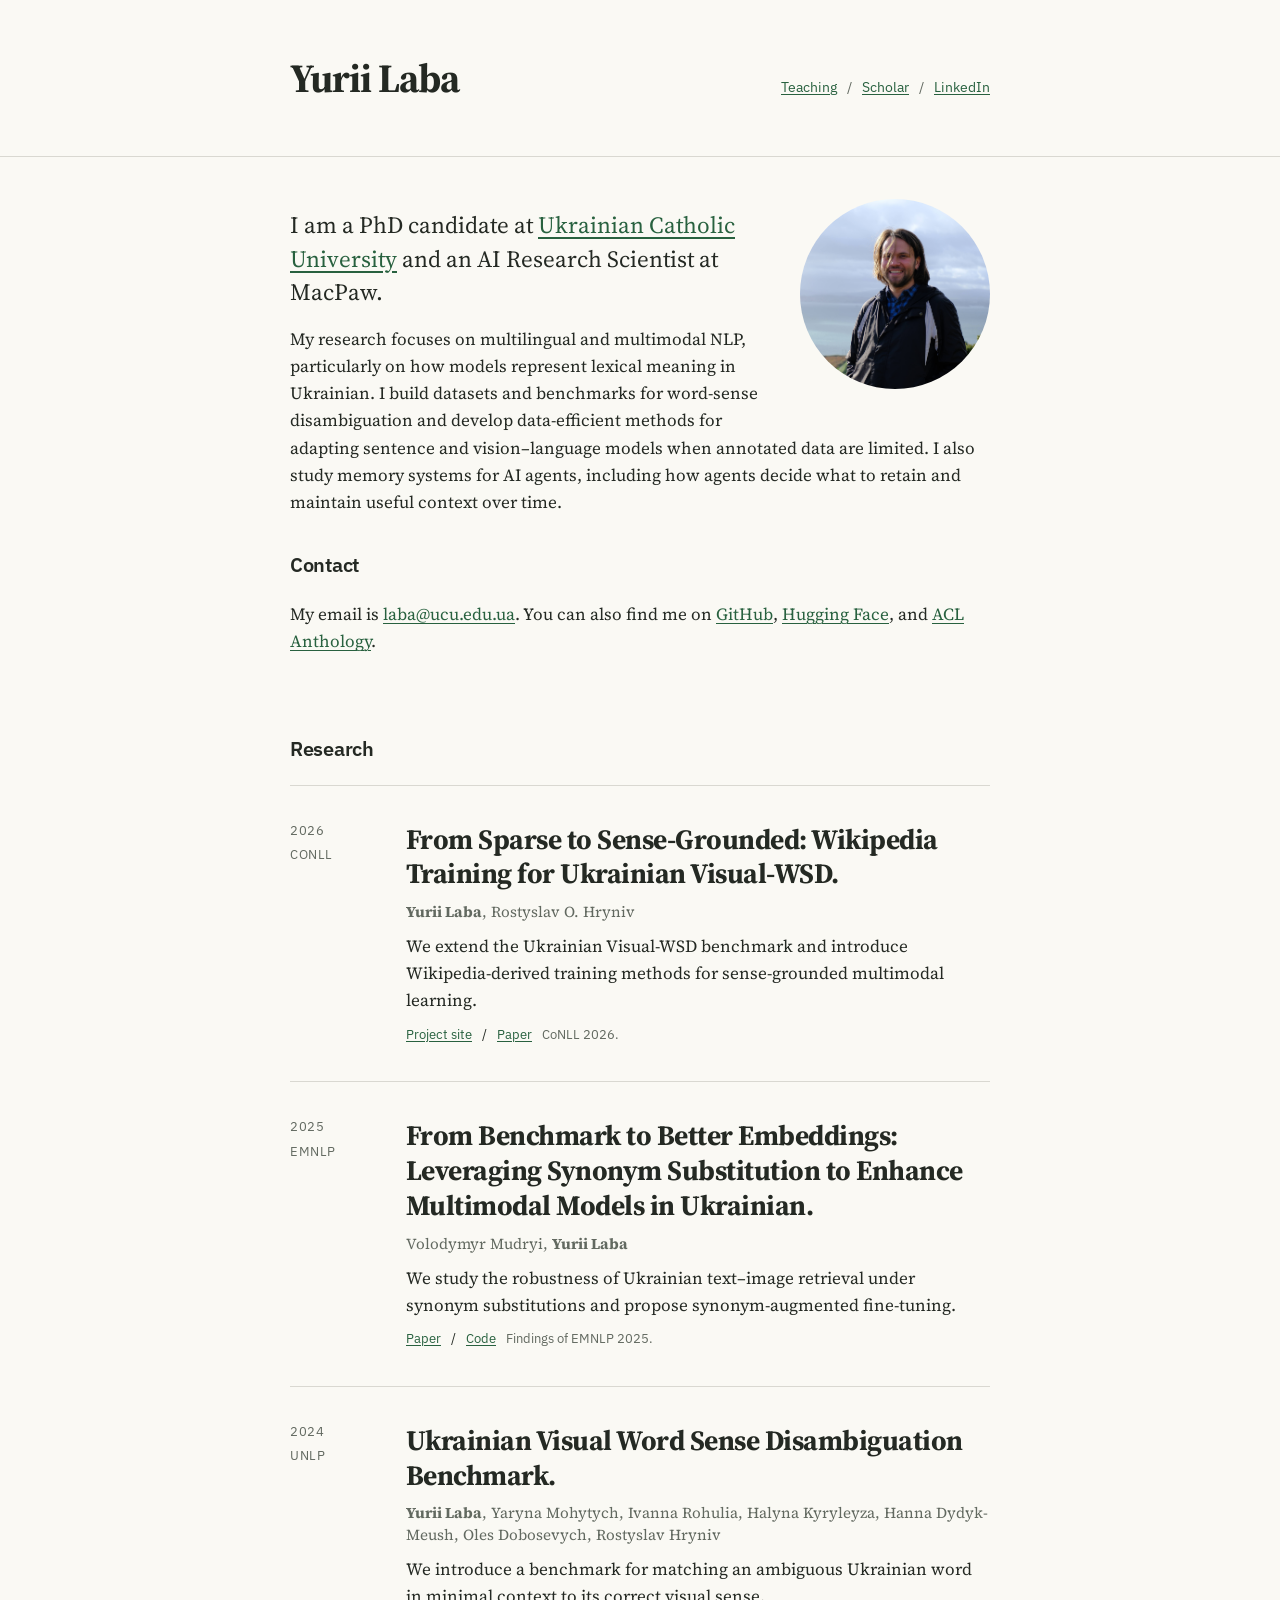
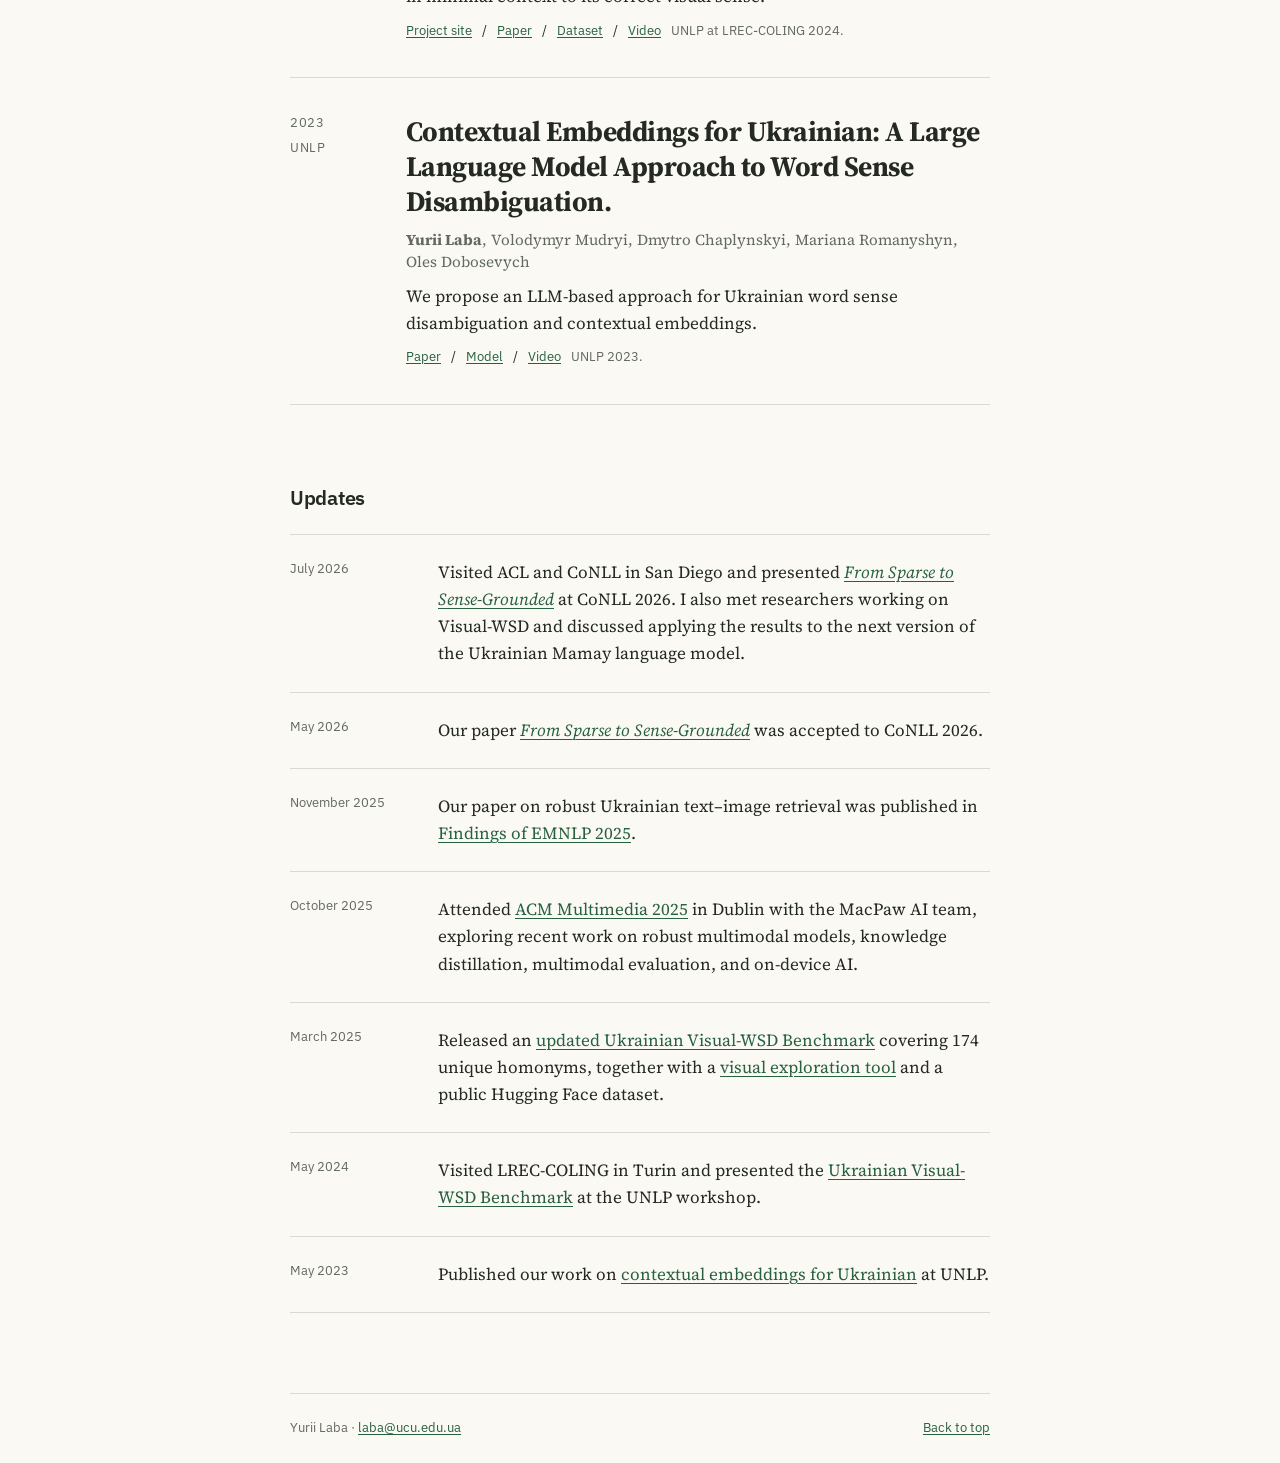
<file: index.html>
<!doctype html>
<html lang="en">
  <head>
    <meta charset="utf-8">
    <meta name="viewport" content="width=device-width, initial-scale=1">
    <meta
      name="description"
      content="Yurii Laba — research in multilingual and multimodal NLP for Ukrainian and other low-resource languages."
    >
    <meta property="og:type" content="profile">
    <meta property="og:title" content="Yurii Laba">
    <meta
      property="og:description"
      content="Research in multilingual and multimodal NLP, lexical meaning in Ukrainian, and memory systems for AI agents."
    >
    <meta property="og:url" content="https://yuriilaba.github.io/">
    <meta property="og:image" content="https://yuriilaba.github.io/yurii_laba.jpg">
    <meta property="og:image:width" content="3265">
    <meta property="og:image:height" content="4898">
    <meta property="og:image:alt" content="Portrait of Yurii Laba">
    <meta name="twitter:card" content="summary_large_image">
    <meta name="twitter:title" content="Yurii Laba">
    <meta
      name="twitter:description"
      content="Research in multilingual and multimodal NLP, lexical meaning in Ukrainian, and memory systems for AI agents."
    >
    <meta name="twitter:image" content="https://yuriilaba.github.io/yurii_laba.jpg">
    <meta name="twitter:image:alt" content="Portrait of Yurii Laba">
    <title>Yurii Laba</title>
    <link rel="icon" href="favicon.svg" type="image/svg+xml">
    <link rel="preconnect" href="https://fonts.googleapis.com">
    <link rel="preconnect" href="https://fonts.gstatic.com" crossorigin>
    <link
      href="https://fonts.googleapis.com/css2?family=IBM+Plex+Sans:wght@400;600&amp;family=Source+Serif+4:opsz,wght@8..60,400;8..60,700&amp;display=swap"
      rel="stylesheet"
    >
    <link rel="stylesheet" href="styles.css">
  </head>
  <body>
    <a class="skip-link" href="#main-content">Skip to content</a>

    <div class="wrapper">
      <header class="navbar container">
        <h1 class="author-name"><a href="/">Yurii Laba</a></h1>
        <nav aria-label="Main navigation">
          <a href="teaching.html">Teaching</a>
          <span aria-hidden="true">/</span>
          <a
            href="https://scholar.google.com/citations?user=FbZQ5okAAAAJ&amp;hl=en"
            target="_blank"
            rel="noreferrer"
          >Scholar</a>
          <span aria-hidden="true">/</span>
          <a href="https://www.linkedin.com/in/yura-laba/" target="_blank" rel="noreferrer">LinkedIn</a>
        </nav>
      </header>

      <hr>

      <main id="main-content" class="container content">
        <section id="about">
          <img
            class="profile-picture"
            src="yurii_laba.jpg"
            alt="Portrait of Yurii Laba"
            width="800"
            height="1200"
          >

          <p class="introduction">
            I am a PhD candidate at
            <a href="https://ucu.edu.ua/en/" target="_blank" rel="noreferrer">Ukrainian Catholic University</a>
            and an AI Research Scientist at MacPaw.
          </p>

          <p>
            My research focuses on multilingual and multimodal NLP, particularly
            on how models represent lexical meaning in Ukrainian. I build datasets
            and benchmarks for word-sense disambiguation and develop data-efficient
            methods for adapting sentence and vision–language models when annotated
            data are limited. I also study memory systems for AI agents, including
            how agents decide what to retain and maintain useful context over time.
          </p>

          <h2 id="contact">Contact</h2>
          <p>
            My email is <a href="mailto:laba@ucu.edu.ua">laba@ucu.edu.ua</a>. You can also find me on
            <a href="https://github.com/YuriiLaba" target="_blank" rel="noreferrer">GitHub</a>,
            <a href="https://huggingface.co/yuriilaba" target="_blank" rel="noreferrer">Hugging Face</a>,
            and
            <a href="https://aclanthology.org/people/yurii-laba/" target="_blank" rel="noreferrer">ACL Anthology</a>.
          </p>
        </section>

        <section id="research">
          <h2>Research</h2>

          <div class="publication-list">
            <article class="publication">
              <div class="publication-meta">
                <span>2026</span>
                <span>CoNLL</span>
              </div>
              <div class="publication-content">
                <h3>From Sparse to Sense-Grounded: Wikipedia Training for Ukrainian Visual-WSD.</h3>
                <p class="authors"><strong>Yurii Laba</strong>, Rostyslav O. Hryniv</p>
                <p>
                  We extend the Ukrainian Visual-WSD benchmark and introduce
                  Wikipedia-derived training methods for sense-grounded multimodal
                  learning.
                </p>
                <p class="publication-links">
                  <a href="https://ucuapps.github.io/ukrainian-vwsd-benchmark/" target="_blank" rel="noreferrer">Project site</a>
                  <span aria-hidden="true">/</span>
                  <a href="https://aclanthology.org/2026.conll-main.29/" target="_blank" rel="noreferrer">Paper</a>
                  <span class="venue">CoNLL 2026.</span>
                </p>
              </div>
            </article>

            <article class="publication">
              <div class="publication-meta">
                <span>2025</span>
                <span>EMNLP</span>
              </div>
              <div class="publication-content">
                <h3>From Benchmark to Better Embeddings: Leveraging Synonym Substitution to Enhance Multimodal Models in Ukrainian.</h3>
                <p class="authors">Volodymyr Mudryi, <strong>Yurii Laba</strong></p>
                <p>
                  We study the robustness of Ukrainian text–image retrieval under
                  synonym substitutions and propose synonym-augmented fine-tuning.
                </p>
                <p class="publication-links">
                  <a href="https://aclanthology.org/2025.findings-emnlp.1115/" target="_blank" rel="noreferrer">Paper</a>
                  <span aria-hidden="true">/</span>
                  <a href="https://github.com/YuriiLaba/UA-B2BE" target="_blank" rel="noreferrer">Code</a>
                  <span class="venue">Findings of EMNLP 2025.</span>
                </p>
              </div>
            </article>

            <article class="publication">
              <div class="publication-meta">
                <span>2024</span>
                <span>UNLP</span>
              </div>
              <div class="publication-content">
                <h3>Ukrainian Visual Word Sense Disambiguation Benchmark.</h3>
                <p class="authors">
                  <strong>Yurii Laba</strong>, Yaryna Mohytych, Ivanna Rohulia,
                  Halyna Kyryleyza, Hanna Dydyk-Meush, Oles Dobosevych,
                  Rostyslav Hryniv
                </p>
                <p>
                  We introduce a benchmark for matching an ambiguous Ukrainian word in
                  minimal context to its correct visual sense.
                </p>
                <p class="publication-links">
                  <a href="https://ucuapps.github.io/ukrainian-vwsd-benchmark/" target="_blank" rel="noreferrer">Project site</a>
                  <span aria-hidden="true">/</span>
                  <a href="https://aclanthology.org/2024.unlp-1.8/" target="_blank" rel="noreferrer">Paper</a>
                  <span aria-hidden="true">/</span>
                  <a
                    href="https://huggingface.co/datasets/yuriilaba/ukrainian-visual-wsd-benchmark"
                    target="_blank"
                    rel="noreferrer"
                  >Dataset</a>
                  <span aria-hidden="true">/</span>
                  <a href="https://www.youtube.com/watch?v=IOo0wvLa8kw" target="_blank" rel="noreferrer">Video</a>
                  <span class="venue">UNLP at LREC-COLING 2024.</span>
                </p>
              </div>
            </article>

            <article class="publication">
              <div class="publication-meta">
                <span>2023</span>
                <span>UNLP</span>
              </div>
              <div class="publication-content">
                <h3>Contextual Embeddings for Ukrainian: A Large Language Model Approach to Word Sense Disambiguation.</h3>
                <p class="authors">
                  <strong>Yurii Laba</strong>, Volodymyr Mudryi, Dmytro Chaplynskyi,
                  Mariana Romanyshyn, Oles Dobosevych
                </p>
                <p>
                  We propose an LLM-based approach for Ukrainian word sense
                  disambiguation and contextual embeddings.
                </p>
                <p class="publication-links">
                  <a href="https://aclanthology.org/2023.unlp-1.2/" target="_blank" rel="noreferrer">Paper</a>
                  <span aria-hidden="true">/</span>
                  <a href="https://huggingface.co/lang-uk/ukr-paraphrase-multilingual-mpnet-base" target="_blank" rel="noreferrer">Model</a>
                  <span aria-hidden="true">/</span>
                  <a href="https://www.youtube.com/watch?v=zJDRRmfCp4w" target="_blank" rel="noreferrer">Video</a>
                  <span class="venue">UNLP 2023.</span>
                </p>
              </div>
            </article>
          </div>
        </section>

        <section id="updates">
          <h2>Updates</h2>

          <div class="updates-list">
            <article class="update">
              <p class="update-date"><time datetime="2026-07">July 2026</time></p>
              <p>
                Visited ACL and CoNLL in San Diego and presented
                <a href="https://aclanthology.org/2026.conll-main.29/" target="_blank" rel="noreferrer"><em>From Sparse to Sense-Grounded</em></a>
                at CoNLL 2026. I also met researchers working on Visual-WSD and
                discussed applying the results to the next version of the Ukrainian
                Mamay language model.
              </p>
            </article>

            <article class="update">
              <p class="update-date"><time datetime="2026-05">May 2026</time></p>
              <p>
                Our paper
                <a href="https://aclanthology.org/2026.conll-main.29/" target="_blank" rel="noreferrer"><em>From Sparse to Sense-Grounded</em></a>
                was accepted to CoNLL 2026.
              </p>
            </article>

            <article class="update">
              <p class="update-date"><time datetime="2025-11">November 2025</time></p>
              <p>
                Our paper on robust Ukrainian text–image retrieval was published in
                <a href="https://aclanthology.org/2025.findings-emnlp.1115/" target="_blank" rel="noreferrer">Findings of EMNLP 2025</a>.
              </p>
            </article>

            <article class="update">
              <p class="update-date"><time datetime="2025-10">October 2025</time></p>
              <p>
                Attended
                <a
                  href="https://www.linkedin.com/feed/update/urn:li:activity:7391882638548103168/"
                  target="_blank"
                  rel="noreferrer"
                >ACM Multimedia 2025</a>
                in Dublin with the MacPaw AI team, exploring recent work on robust
                multimodal models, knowledge distillation, multimodal evaluation,
                and on-device AI.
              </p>
            </article>

            <article class="update">
              <p class="update-date"><time datetime="2025-03">March 2025</time></p>
              <p>
                Released an
                <a
                  href="https://www.linkedin.com/posts/yura-laba_multimodalai-nlp-benchmark-activity-7304489783584555008-KF_3"
                  target="_blank"
                  rel="noreferrer"
                >updated Ukrainian Visual-WSD Benchmark</a>
                covering 174 unique homonyms, together with a
                <a href="https://ucuapps.github.io/ukrainian-vwsd-benchmark/" target="_blank" rel="noreferrer">visual exploration tool</a>
                and a public Hugging Face dataset.
              </p>
            </article>

            <article class="update">
              <p class="update-date"><time datetime="2024-05">May 2024</time></p>
              <p>
                Visited LREC-COLING in Turin and presented the
                <a href="https://aclanthology.org/2024.unlp-1.8/" target="_blank" rel="noreferrer">Ukrainian Visual-WSD Benchmark</a>
                at the UNLP workshop.
              </p>
            </article>

            <article class="update">
              <p class="update-date"><time datetime="2023-05">May 2023</time></p>
              <p>
                Published our work on
                <a href="https://aclanthology.org/2023.unlp-1.2/" target="_blank" rel="noreferrer">contextual embeddings for Ukrainian</a>
                at UNLP.
              </p>
            </article>
          </div>
        </section>
      </main>

      <footer class="container site-footer">
        <p>Yurii Laba · <a href="mailto:laba@ucu.edu.ua">laba@ucu.edu.ua</a></p>
        <a href="#main-content">Back to top</a>
      </footer>
    </div>
  </body>
</html>
</file>
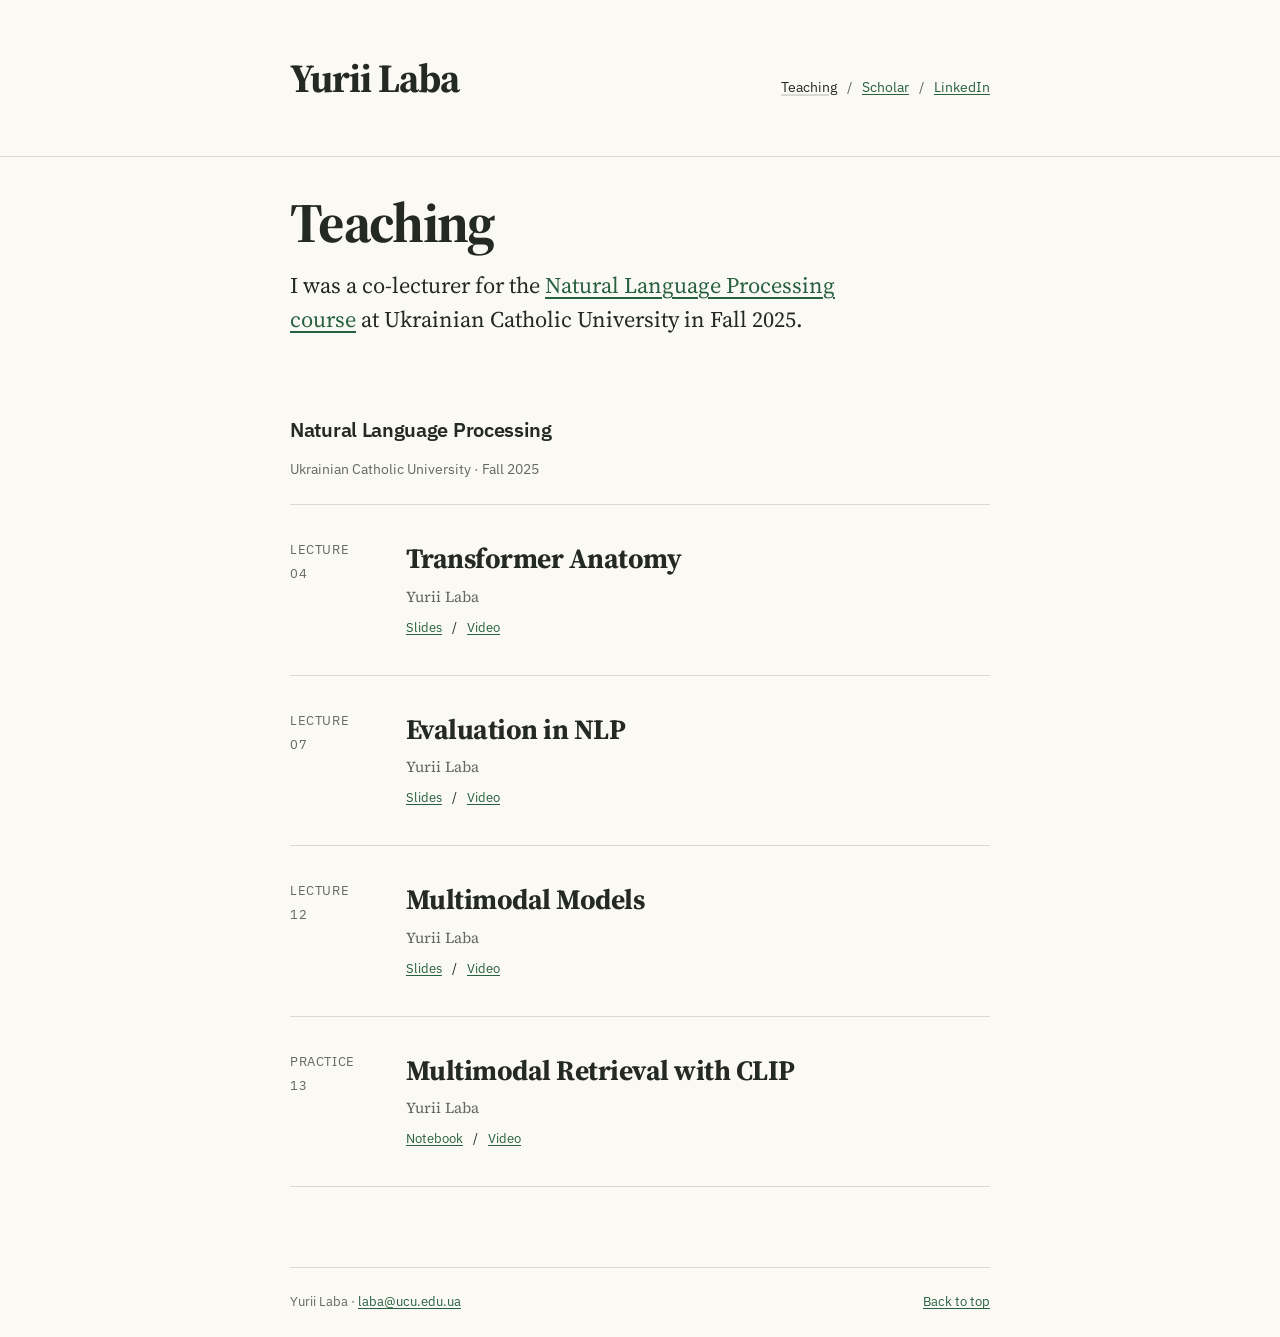
<file: teaching.html>
<!doctype html>
<html lang="en">
  <head>
    <meta charset="utf-8">
    <meta name="viewport" content="width=device-width, initial-scale=1">
    <meta
      name="description"
      content="Teaching by Yurii Laba — Natural Language Processing at Ukrainian Catholic University."
    >
    <meta property="og:type" content="profile">
    <meta property="og:title" content="Teaching — Yurii Laba">
    <meta
      property="og:description"
      content="Natural Language Processing teaching materials by Yurii Laba at Ukrainian Catholic University."
    >
    <meta property="og:url" content="https://yuriilaba.github.io/teaching.html">
    <meta property="og:image" content="https://yuriilaba.github.io/yurii_laba.jpg">
    <meta property="og:image:width" content="3265">
    <meta property="og:image:height" content="4898">
    <meta property="og:image:alt" content="Portrait of Yurii Laba">
    <meta name="twitter:card" content="summary_large_image">
    <meta name="twitter:title" content="Teaching — Yurii Laba">
    <meta
      name="twitter:description"
      content="Natural Language Processing teaching materials by Yurii Laba at Ukrainian Catholic University."
    >
    <meta name="twitter:image" content="https://yuriilaba.github.io/yurii_laba.jpg">
    <meta name="twitter:image:alt" content="Portrait of Yurii Laba">
    <title>Teaching — Yurii Laba</title>
    <link rel="icon" href="favicon.svg" type="image/svg+xml">
    <link rel="preconnect" href="https://fonts.googleapis.com">
    <link rel="preconnect" href="https://fonts.gstatic.com" crossorigin>
    <link
      href="https://fonts.googleapis.com/css2?family=IBM+Plex+Sans:wght@400;600&amp;family=Source+Serif+4:opsz,wght@8..60,400;8..60,700&amp;display=swap"
      rel="stylesheet"
    >
    <link rel="stylesheet" href="styles.css">
  </head>
  <body>
    <a class="skip-link" href="#main-content">Skip to content</a>

    <div class="wrapper">
      <header class="navbar container">
        <h1 class="author-name"><a href="/">Yurii Laba</a></h1>
        <nav aria-label="Main navigation">
          <a href="teaching.html" aria-current="page">Teaching</a>
          <span aria-hidden="true">/</span>
          <a
            href="https://scholar.google.com/citations?user=FbZQ5okAAAAJ&amp;hl=en"
            target="_blank"
            rel="noreferrer"
          >Scholar</a>
          <span aria-hidden="true">/</span>
          <a href="https://www.linkedin.com/in/yura-laba/" target="_blank" rel="noreferrer">LinkedIn</a>
        </nav>
      </header>

      <hr>

      <main id="main-content" class="container content teaching-page">
        <section aria-labelledby="teaching-title">
          <h2 id="teaching-title" class="page-title">Teaching</h2>
          <p class="page-introduction">
            I was a co-lecturer for the
            <a href="https://github.com/robinhad/ucu-nlp-course" target="_blank" rel="noreferrer">Natural Language Processing course</a>
            at Ukrainian Catholic University in Fall 2025.
          </p>
        </section>

        <section class="course" aria-labelledby="course-title">
          <div class="course-heading">
            <h2 id="course-title">Natural Language Processing</h2>
            <p class="course-meta">Ukrainian Catholic University · Fall 2025</p>
          </div>

          <div class="teaching-list">
            <article class="teaching-item">
              <div class="teaching-kind">
                <span>Lecture</span>
                <span>04</span>
              </div>
              <div class="teaching-content">
                <h3>Transformer Anatomy</h3>
                <p class="authors">Yurii Laba</p>
                <p class="teaching-links">
                  <a
                    href="https://github.com/robinhad/ucu-nlp-course/blob/main/Lectures/Lecture%2004%20Transformer%20Anatomy.pdf"
                    target="_blank"
                    rel="noreferrer"
                  >Slides</a>
                  <span aria-hidden="true">/</span>
                  <a
                    href="https://www.youtube.com/watch?v=CwtXNtSku94"
                    target="_blank"
                    rel="noreferrer"
                  >Video</a>
                </p>
              </div>
            </article>

            <article class="teaching-item">
              <div class="teaching-kind">
                <span>Lecture</span>
                <span>07</span>
              </div>
              <div class="teaching-content">
                <h3>Evaluation in NLP</h3>
                <p class="authors">Yurii Laba</p>
                <p class="teaching-links">
                  <a
                    href="https://github.com/robinhad/ucu-nlp-course/blob/main/Lectures/Lecture%2007%20Foundations%20of%20Evaluation%20in%20NLP.pdf"
                    target="_blank"
                    rel="noreferrer"
                  >Slides</a>
                  <span aria-hidden="true">/</span>
                  <a
                    href="https://www.youtube.com/watch?v=nQwe9xvVMVg&amp;list=PLF5C4LaYzP2LCKeTTgXJgFoXaDDn2COEp&amp;index=11&amp;pp=gAQBiAQB"
                    target="_blank"
                    rel="noreferrer"
                  >Video</a>
                </p>
              </div>
            </article>

            <article class="teaching-item">
              <div class="teaching-kind">
                <span>Lecture</span>
                <span>12</span>
              </div>
              <div class="teaching-content">
                <h3>Multimodal Models</h3>
                <p class="authors">Yurii Laba</p>
                <p class="teaching-links">
                  <a
                    href="https://github.com/robinhad/ucu-nlp-course/blob/main/Lectures/Lecture%2012%20Multimodal%20NLP.pdf"
                    target="_blank"
                    rel="noreferrer"
                  >Slides</a>
                  <span aria-hidden="true">/</span>
                  <a
                    href="https://www.youtube.com/watch?v=x6M66mOoMHk&amp;list=PLF5C4LaYzP2LCKeTTgXJgFoXaDDn2COEp&amp;index=24"
                    target="_blank"
                    rel="noreferrer"
                  >Video</a>
                </p>
              </div>
            </article>

            <article class="teaching-item">
              <div class="teaching-kind">
                <span>Practice</span>
                <span>13</span>
              </div>
              <div class="teaching-content">
                <h3>Multimodal Retrieval with CLIP</h3>
                <p class="authors">Yurii Laba</p>
                <p class="teaching-links">
                  <a
                    href="https://colab.research.google.com/github/robinhad/ucu-nlp-course/blob/main/Practices/Practice_13_MultiModal_Retrieval.ipynb"
                    target="_blank"
                    rel="noreferrer"
                  >Notebook</a>
                  <span aria-hidden="true">/</span>
                  <a
                    href="https://www.youtube.com/watch?v=4V-chpu6N-I&amp;list=PLF5C4LaYzP2LCKeTTgXJgFoXaDDn2COEp&amp;index=24&amp;pp=gAQBiAQB"
                    target="_blank"
                    rel="noreferrer"
                  >Video</a>
                </p>
              </div>
            </article>
          </div>
        </section>
      </main>

      <footer class="container site-footer">
        <p>Yurii Laba · <a href="mailto:laba@ucu.edu.ua">laba@ucu.edu.ua</a></p>
        <a href="#main-content">Back to top</a>
      </footer>
    </div>
  </body>
</html>
</file>
<file: styles.css>
/* Hallmark · pre-emit critique: P5 H5 E5 S5 R5 V4
 * genre: editorial · tone: austere · macrostructure: Long Document
 * palette: forest-green on warm paper · nav: N9 edge-aligned · footer: Ft2 inline
 */

:root {
  --color-paper: #faf9f4;
  --color-ink: #242923;
  --color-muted: #626960;
  --color-accent: #28613f;
  --color-rule: #d9d8d1;
  --color-focus: #9e3f27;
  --font-display: "Source Serif 4", Georgia, serif;
  --font-body: "Source Serif 4", Georgia, serif;
  --font-interface: "IBM Plex Sans", Arial, sans-serif;
  --space-2xs: 0.375rem;
  --space-xs: 0.625rem;
  --space-sm: 1rem;
  --space-md: 1.5rem;
  --space-lg: 2.25rem;
  --space-xl: 3.5rem;
  --space-2xl: 5rem;
  --measure: 43.75rem;
}

html,
body {
  min-height: 100%;
  overflow-x: clip;
}

html {
  scroll-behavior: smooth;
}

body {
  margin: 0;
  color: var(--color-ink);
  background: var(--color-paper);
  font-family: var(--font-body);
  font-size: 1.0625rem;
  line-height: 1.6;
  text-rendering: optimizeLegibility;
}

a {
  color: var(--color-accent);
  text-decoration-thickness: 0.075em;
  text-underline-offset: 0.16em;
}

a:hover {
  text-decoration-thickness: 0.12em;
}

a:focus-visible {
  outline: 0.16rem solid var(--color-focus);
  outline-offset: 0.22rem;
  border-radius: 0.05rem;
}

.skip-link {
  position: fixed;
  z-index: 10;
  inset-block-start: var(--space-sm);
  inset-inline-start: var(--space-sm);
  padding: var(--space-xs) var(--space-sm);
  color: var(--color-paper);
  background: var(--color-ink);
  font-family: var(--font-interface);
  font-size: 0.875rem;
  transform: translateY(-200%);
}

.skip-link:focus {
  transform: translateY(0);
}

.wrapper {
  min-height: 100%;
}

.container {
  width: min(var(--measure), calc(100% - 2rem));
  margin-inline: auto;
}

.navbar {
  display: flex;
  flex-direction: column;
  align-items: flex-start;
  gap: var(--space-sm);
  padding-block: var(--space-lg);
}

.author-name {
  min-width: 0;
  margin: 0;
  font-family: var(--font-display);
  font-size: clamp(2rem, 8vw, 2.5rem);
  font-weight: 700;
  line-height: 1.1;
  letter-spacing: -0.025em;
  overflow-wrap: anywhere;
}

.author-name a {
  color: var(--color-ink);
  text-decoration: none;
}

nav {
  display: flex;
  flex-wrap: wrap;
  align-items: center;
  gap: var(--space-xs);
  color: var(--color-muted);
  font-family: var(--font-interface);
  font-size: 0.875rem;
}

nav a {
  white-space: nowrap;
}

nav a[aria-current="page"] {
  color: var(--color-ink);
  text-decoration: underline;
  text-decoration-color: var(--color-rule);
  text-decoration-thickness: 0.12em;
}

nav span {
  color: var(--color-muted);
  user-select: none;
}

hr {
  height: 0;
  margin: 0;
  border: 0;
  border-block-start: 1px solid var(--color-rule);
}

.content {
  padding-block: var(--space-lg) var(--space-2xl);
}

.content section {
  scroll-margin-block-start: var(--space-lg);
}

.content section + section {
  margin-block-start: var(--space-2xl);
}

.content p {
  margin-block: var(--space-sm);
}

h2 {
  margin: 0 0 var(--space-md);
  font-family: var(--font-interface);
  font-size: 1.25rem;
  font-style: normal;
  font-weight: 600;
  line-height: 1.25;
  letter-spacing: -0.015em;
}

.introduction {
  font-size: clamp(1.2rem, 4.4vw, 1.45rem);
  line-height: 1.45;
}

.profile-picture {
  display: block;
  width: 10rem;
  height: 10rem;
  margin: 0 auto var(--space-lg);
  object-fit: cover;
  object-position: 50% 23%;
  border-radius: 50%;
}

#contact {
  margin-block-start: var(--space-lg);
}

.publication-list {
  border-block-start: 1px solid var(--color-rule);
}

.publication {
  display: grid;
  grid-template-columns: minmax(0, 1fr);
  gap: var(--space-sm);
  padding-block: var(--space-lg);
  border-block-end: 1px solid var(--color-rule);
}

.publication-meta {
  display: flex;
  justify-content: space-between;
  color: var(--color-muted);
  font-family: var(--font-interface);
  font-size: 0.8125rem;
  font-variant-numeric: tabular-nums;
  line-height: 1.4;
  text-transform: uppercase;
  letter-spacing: 0.045em;
}

.publication-content {
  min-width: 0;
}

.publication h3 {
  margin: 0;
  font-family: var(--font-display);
  font-size: clamp(1.35rem, 5vw, 1.75rem);
  font-style: normal;
  font-weight: 700;
  line-height: 1.24;
  letter-spacing: -0.018em;
  overflow-wrap: anywhere;
}

.publication-content p {
  margin-block: var(--space-xs) 0;
}

.authors {
  color: var(--color-muted);
  font-size: 0.95rem;
  line-height: 1.45;
}

.publication-links {
  display: flex;
  flex-wrap: wrap;
  gap: var(--space-2xs) var(--space-xs);
  align-items: baseline;
  font-family: var(--font-interface);
  font-size: 0.8125rem;
}

.publication-links a {
  white-space: nowrap;
}

.venue {
  color: var(--color-muted);
  font-style: normal;
}

.updates-list {
  border-block-start: 1px solid var(--color-rule);
}

.update {
  display: grid;
  grid-template-columns: minmax(0, 1fr);
  gap: var(--space-2xs);
  padding-block: var(--space-md);
  border-block-end: 1px solid var(--color-rule);
}

.update p {
  margin: 0;
}

.update-date {
  color: var(--color-muted);
  font-family: var(--font-interface);
  font-size: 0.8125rem;
  font-variant-numeric: tabular-nums;
}

.site-footer {
  display: flex;
  flex-wrap: wrap;
  justify-content: space-between;
  gap: var(--space-sm);
  padding-block: var(--space-md);
  border-block-start: 1px solid var(--color-rule);
  color: var(--color-muted);
  font-family: var(--font-interface);
  font-size: 0.8125rem;
}

.site-footer p {
  margin: 0;
}

.site-footer a {
  white-space: nowrap;
}

.page-title {
  margin-block-end: var(--space-sm);
  font-family: var(--font-display);
  font-size: clamp(2.25rem, 9vw, 3.5rem);
  font-weight: 700;
  line-height: 1.08;
  letter-spacing: -0.03em;
  overflow-wrap: anywhere;
}

.page-introduction {
  max-width: 36rem;
  font-size: clamp(1.15rem, 4.4vw, 1.4rem);
  line-height: 1.5;
}

.course {
  margin-block-start: var(--space-2xl);
}

.course-heading {
  margin-block-end: var(--space-md);
}

.course-heading h2 {
  margin-block-end: var(--space-2xs);
}

.course-meta {
  margin: 0;
  color: var(--color-muted);
  font-family: var(--font-interface);
  font-size: 0.875rem;
}

.teaching-list {
  border-block-start: 1px solid var(--color-rule);
}

.teaching-item {
  display: grid;
  grid-template-columns: minmax(0, 1fr);
  gap: var(--space-sm);
  padding-block: var(--space-lg);
  border-block-end: 1px solid var(--color-rule);
}

.teaching-kind {
  display: flex;
  justify-content: space-between;
  color: var(--color-muted);
  font-family: var(--font-interface);
  font-size: 0.8125rem;
  font-variant-numeric: tabular-nums;
  line-height: 1.4;
  text-transform: uppercase;
  letter-spacing: 0.045em;
}

.teaching-content {
  min-width: 0;
}

.teaching-content h3 {
  margin: 0;
  font-family: var(--font-display);
  font-size: clamp(1.35rem, 5vw, 1.75rem);
  font-style: normal;
  font-weight: 700;
  line-height: 1.24;
  letter-spacing: -0.018em;
  overflow-wrap: anywhere;
}

.teaching-content p {
  margin-block: var(--space-xs) 0;
}

.teaching-links {
  display: flex;
  flex-wrap: wrap;
  gap: var(--space-2xs) var(--space-xs);
  align-items: baseline;
  font-family: var(--font-interface);
  font-size: 0.8125rem;
}

.teaching-links a {
  white-space: nowrap;
}

@media (min-width: 30rem) {
  .profile-picture {
    float: inline-end;
    width: 11.875rem;
    height: 11.875rem;
    margin: -0.625rem 0 var(--space-md) var(--space-lg);
  }
}

@media (min-width: 40rem) {
  .navbar {
    flex-direction: row;
    align-items: baseline;
    justify-content: space-between;
    gap: var(--space-lg);
    padding-block: var(--space-xl);
  }

  nav {
    justify-content: flex-end;
  }

  .content {
    padding-block-start: var(--space-lg);
  }

  .publication {
    grid-template-columns: 5rem minmax(0, 1fr);
    gap: var(--space-lg);
  }

  .publication-meta {
    flex-direction: column;
    justify-content: flex-start;
    gap: var(--space-2xs);
  }

  .update {
    grid-template-columns: 7rem minmax(0, 1fr);
    gap: var(--space-lg);
  }

  .teaching-item {
    grid-template-columns: 5rem minmax(0, 1fr);
    gap: var(--space-lg);
  }

  .teaching-kind {
    flex-direction: column;
    justify-content: flex-start;
    gap: var(--space-2xs);
  }
}

@media (prefers-reduced-motion: reduce) {
  html {
    scroll-behavior: auto;
  }
}
</file>
